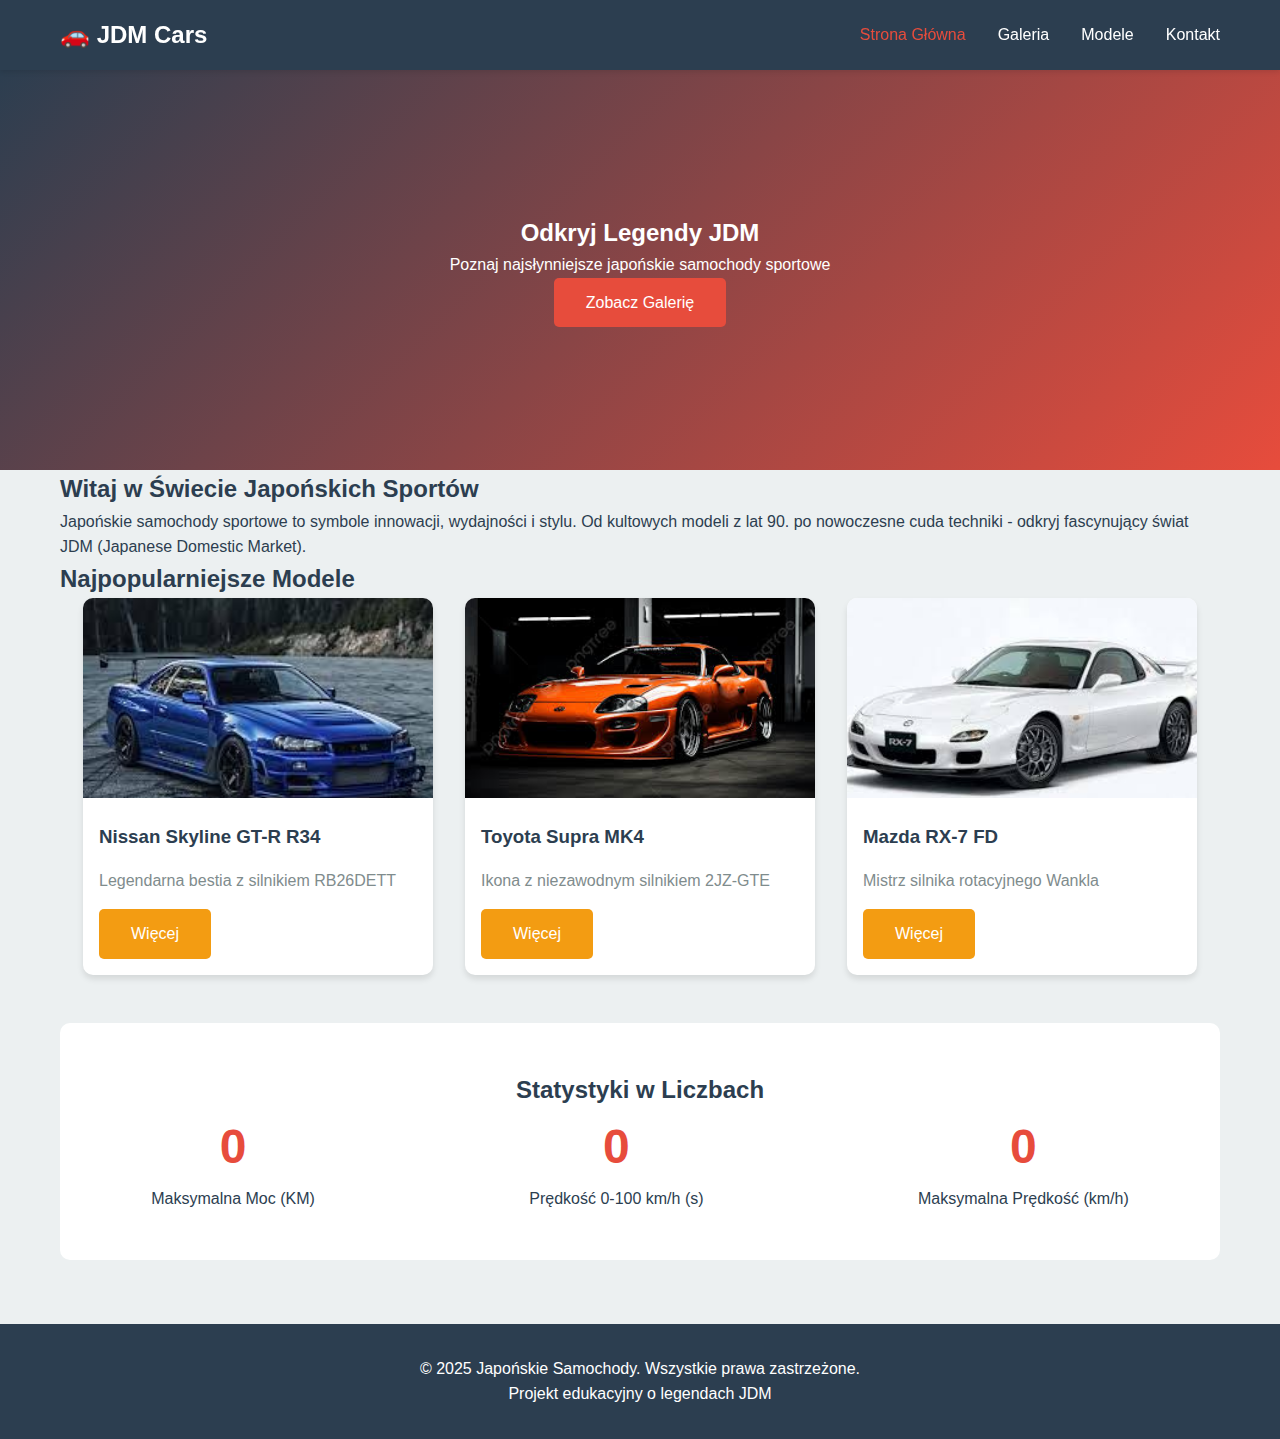
<file: index.html>
<!DOCTYPE html>
<html lang="pl">
  <head>
    <meta charset="UTF-8" />
    <meta name="viewport" content="width=device-width, initial-scale=1.0" />
    <title>Japońskie Samochody - Strona Główna</title>
    <link rel="stylesheet" href="styles/main.css" />
  </head>
  <body>
    <nav class="navbar">
      <div class="container">
        <h1 class="logo">🚗 JDM Cars</h1>
        <ul class="nav-menu" id="navMenu">
          <li><a href="index.html" class="active">Strona Główna</a></li>
          <li><a href="galeria.html">Galeria</a></li>
          <li><a href="modele.html">Modele</a></li>
          <li><a href="kontakt.html">Kontakt</a></li>
        </ul>
        <button class="hamburger" id="hamburger">
          <span></span>
          <span></span>
          <span></span>
        </button>
      </div>
    </nav>

    <header class="hero">
      <div class="hero-content">
        <h2 class="hero-title">Odkryj Legendy JDM</h2>
        <p class="hero-subtitle">
          Poznaj najsłynniejsze japońskie samochody sportowe
        </p>
        <a href="galeria.html" class="btn-primary">Zobacz Galerię</a>
      </div>
    </header>

    <main class="container">
      <section class="intro-section">
        <h2>Witaj w Świecie Japońskich Sportów</h2>
        <p>
          Japońskie samochody sportowe to symbole innowacji, wydajności i stylu.
          Od kultowych modeli z lat 90. po nowoczesne cuda techniki - odkryj
          fascynujący świat JDM (Japanese Domestic Market).
        </p>
      </section>

      <section class="featured-cars">
        <h2>Najpopularniejsze Modele</h2>
        <div class="cards-grid">
          <div class="car-card">
            <img
              src="nis.jpeg"
              alt="Nissan Skyline GT-R R34 srebrny sportowy samochód widok z przodu"
            />
            <h3>Nissan Skyline GT-R R34</h3>
            <p>Legendarna bestia z silnikiem RB26DETT</p>
            <a href="modele.html" class="btn-secondary">Więcej</a>
          </div>
          <div class="car-card">
            <img
              src="sup.jpeg"
              alt="Toyota Supra MK4 pomarańczowy sportowy samochód widok z boku"
            />
            <h3>Toyota Supra MK4</h3>
            <p>Ikona z niezawodnym silnikiem 2JZ-GTE</p>
            <a href="modele.html" class="btn-secondary">Więcej</a>
          </div>
          <div class="car-card">
            <img
              src="mazd.jpeg"
              alt="Mazda RX-7 FD czerwony sportowy samochód z silnikiem rotacyjnym"
            />
            <h3>Mazda RX-7 FD</h3>
            <p>Mistrz silnika rotacyjnego Wankla</p>
            <a href="modele.html" class="btn-secondary">Więcej</a>
          </div>
        </div>
      </section>

      <section class="stats-section">
        <h2>Statystyki w Liczbach</h2>
        <div class="stats-grid">
          <div class="stat-box">
            <span class="stat-number" data-target="280">0</span>
            <p>Maksymalna Moc (KM)</p>
          </div>
          <div class="stat-box">
            <span class="stat-number" data-target="100">0</span>
            <p>Prędkość 0-100 km/h (s)</p>
          </div>
          <div class="stat-box">
            <span class="stat-number" data-target="350">0</span>
            <p>Maksymalna Prędkość (km/h)</p>
          </div>
        </div>
      </section>
    </main>

    <footer class="footer">
      <div class="container">
        <p>&copy; 2025 Japońskie Samochody. Wszystkie prawa zastrzeżone.</p>
        <p>Projekt edukacyjny o legendach JDM</p>
      </div>
    </footer>

    <script src="scripts/main.js"></script>
  </body>
</html>
</file>
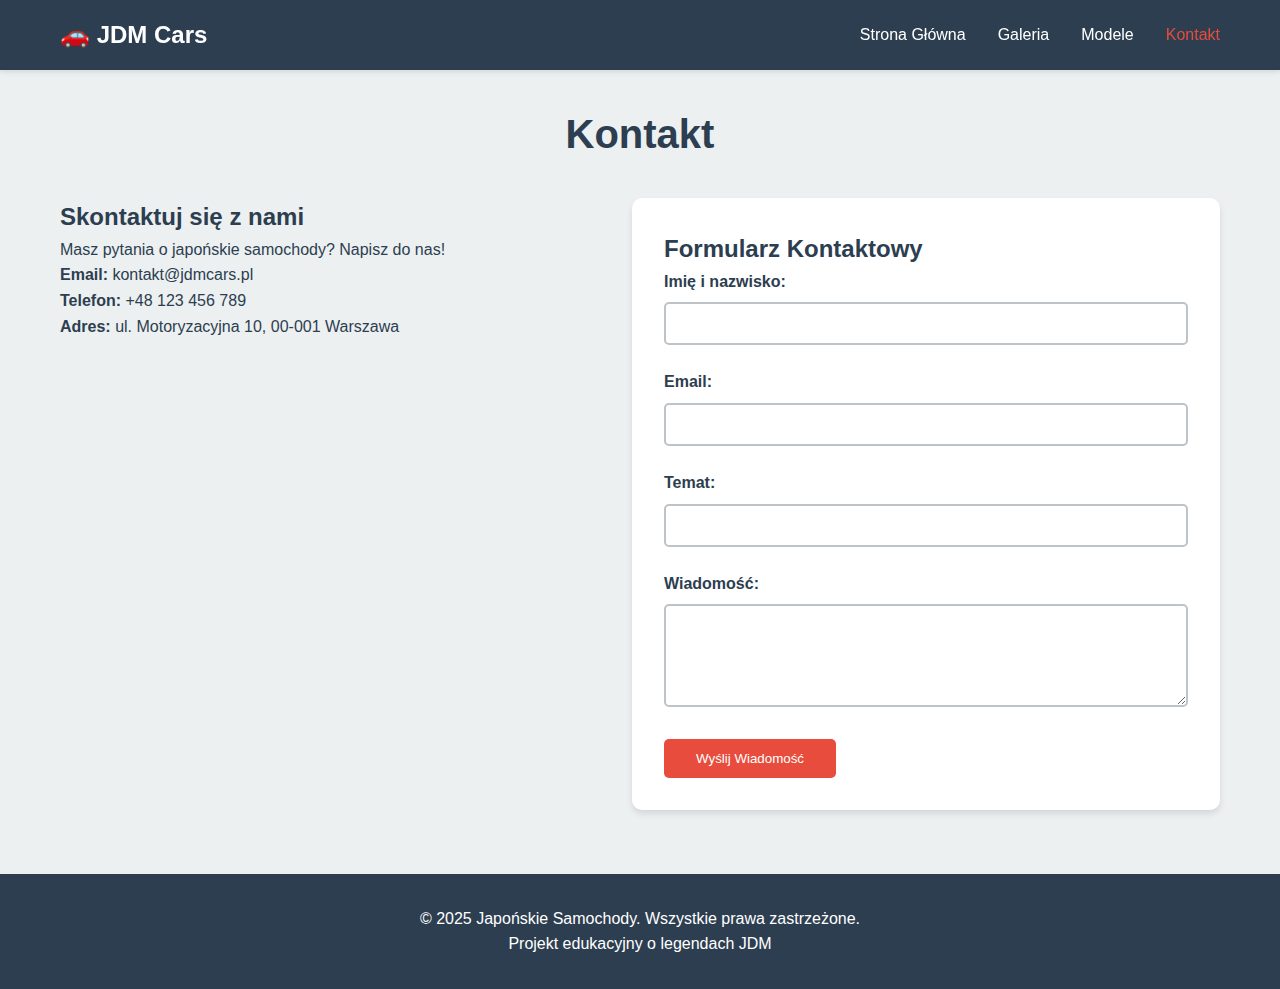
<file: kontakt.html>
<!DOCTYPE html>
<html lang="pl">
  <head>
    <meta charset="UTF-8" />
    <meta name="viewport" content="width=device-width, initial-scale=1.0" />
    <title>Kontakt - Japońskie Samochody</title>
    <link rel="stylesheet" href="styles/main.css" />
  </head>
  <body>
    <nav class="navbar">
      <div class="container">
        <h1 class="logo">🚗 JDM Cars</h1>
        <ul class="nav-menu" id="navMenu">
          <li><a href="index.html">Strona Główna</a></li>
          <li><a href="galeria.html">Galeria</a></li>
          <li><a href="modele.html">Modele</a></li>
          <li><a href="kontakt.html" class="active">Kontakt</a></li>
        </ul>
        <button class="hamburger" id="hamburger">
          <span></span>
          <span></span>
          <span></span>
        </button>
      </div>
    </nav>

    <main class="container">
      <h1 class="page-title">Kontakt</h1>

      <div class="contact-content">
        <div class="contact-info">
          <h2>Skontaktuj się z nami</h2>
          <p>Masz pytania o japońskie samochody? Napisz do nas!</p>

          <div class="info-item">
            <strong>Email:</strong> kontakt@jdmcars.pl
          </div>
          <div class="info-item"><strong>Telefon:</strong> +48 123 456 789</div>
          <div class="info-item">
            <strong>Adres:</strong> ul. Motoryzacyjna 10, 00-001 Warszawa
          </div>
        </div>

        <div class="contact-form-container">
          <h2>Formularz Kontaktowy</h2>
          <form id="contactForm" class="contact-form">
            <div class="form-group">
              <label for="name">Imię i nazwisko:</label>
              <input type="text" id="name" name="name" required />
            </div>
            <div class="form-group">
              <label for="email">Email:</label>
              <input type="email" id="email" name="email" required />
            </div>
            <div class="form-group">
              <label for="subject">Temat:</label>
              <input type="text" id="subject" name="subject" required />
            </div>
            <div class="form-group">
              <label for="message">Wiadomość:</label>
              <textarea
                id="message"
                name="message"
                rows="5"
                required
              ></textarea>
            </div>
            <button type="submit" class="btn-primary">Wyślij Wiadomość</button>
          </form>
          <div id="formMessage" class="form-message hidden"></div>
        </div>
      </div>
    </main>

    <footer class="footer">
      <div class="container">
        <p>&copy; 2025 Japońskie Samochody. Wszystkie prawa zastrzeżone.</p>
        <p>Projekt edukacyjny o legendach JDM</p>
      </div>
    </footer>

    <script src="scripts/main.js"></script>
    <script src="scripts/contact.js"></script>
  </body>
</html>
</file>
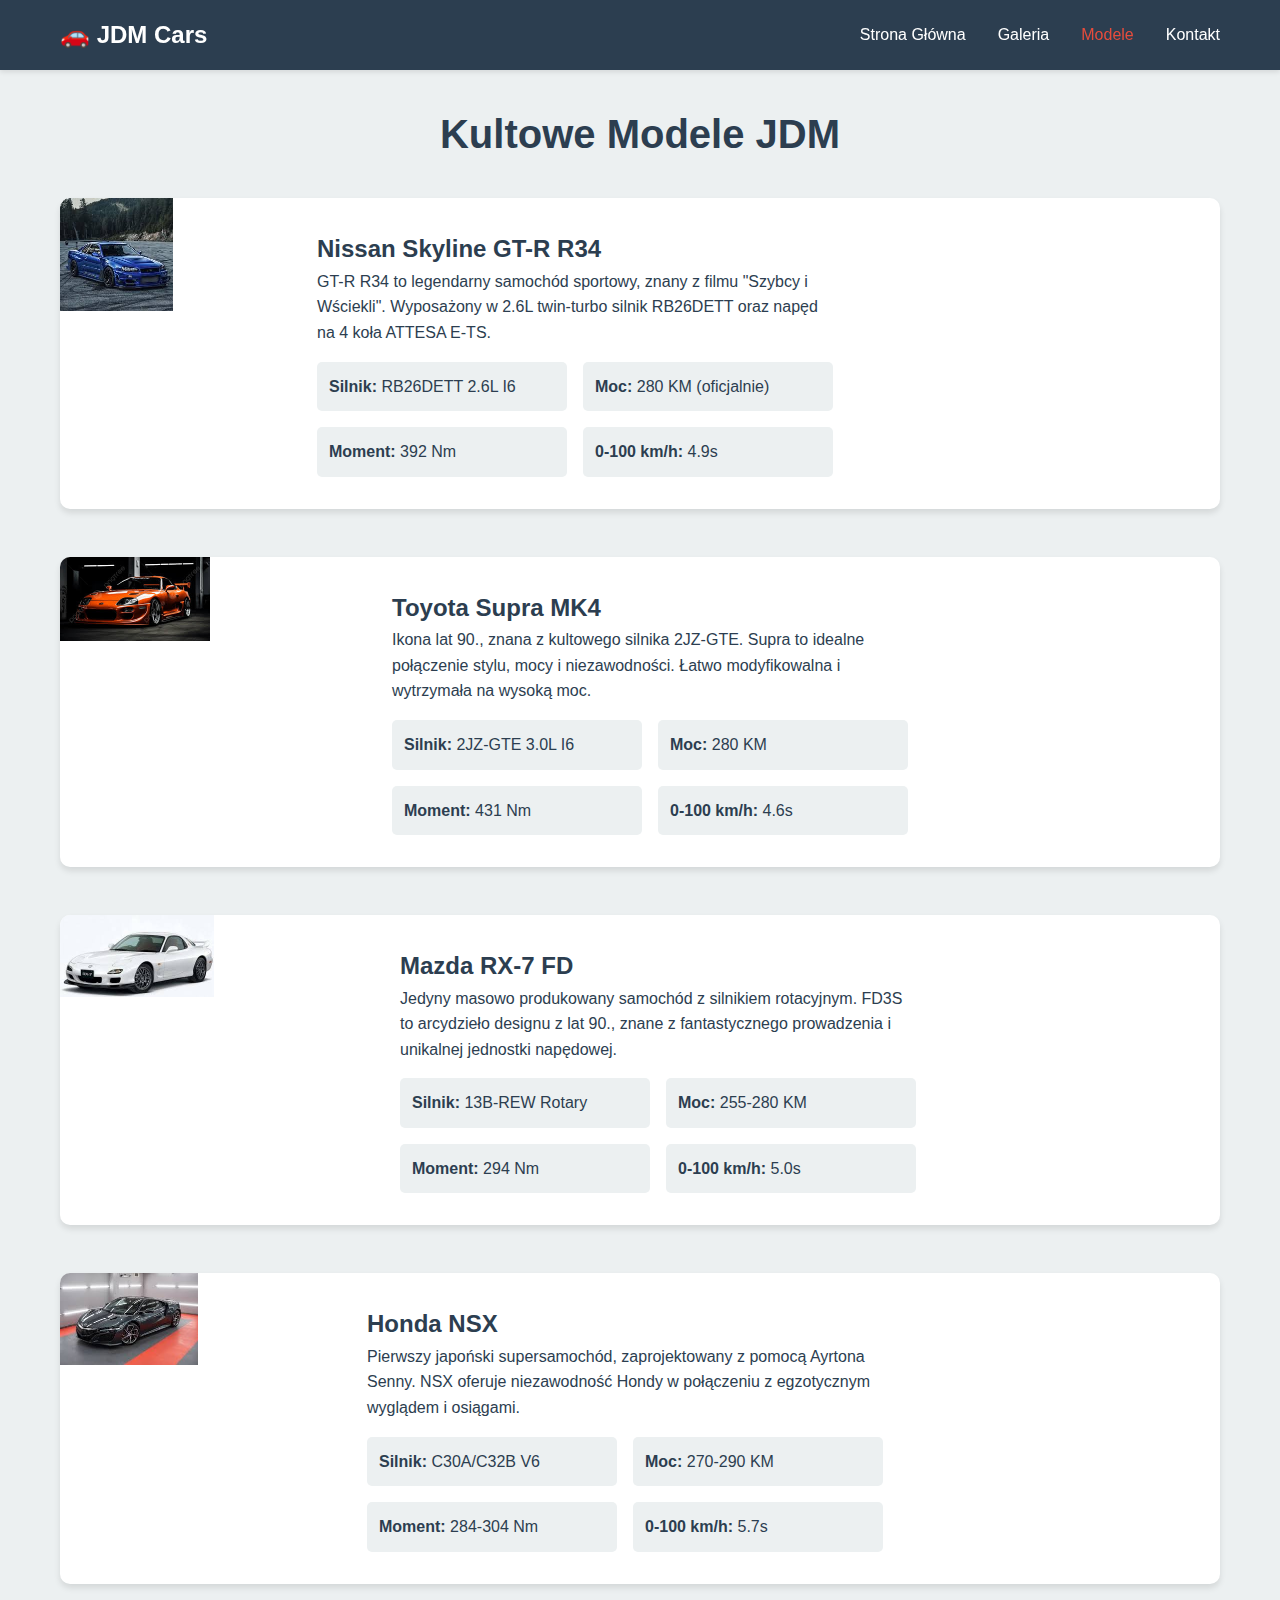
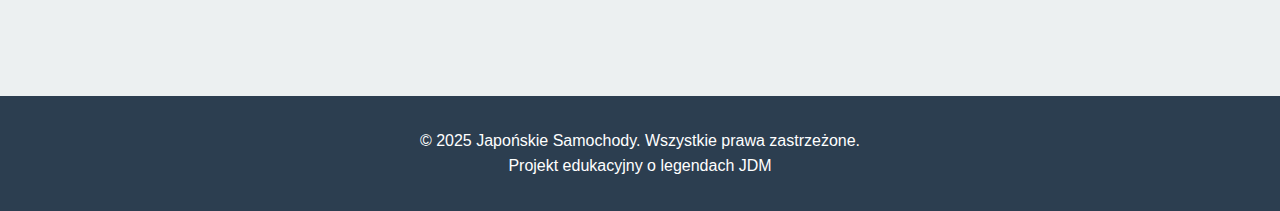
<file: modele.html>
<!DOCTYPE html>
<html lang="pl">
  <head>
    <meta charset="UTF-8" />
    <meta name="viewport" content="width=device-width, initial-scale=1.0" />
    <title>Modele - Japońskie Samochody</title>
    <link rel="stylesheet" href="styles/main.css" />
  </head>
  <body>
    <nav class="navbar">
      <div class="container">
        <h1 class="logo">🚗 JDM Cars</h1>
        <ul class="nav-menu" id="navMenu">
          <li><a href="index.html">Strona Główna</a></li>
          <li><a href="galeria.html">Galeria</a></li>
          <li><a href="modele.html" class="active">Modele</a></li>
          <li><a href="kontakt.html">Kontakt</a></li>
        </ul>
        <button class="hamburger" id="hamburger">
          <span></span>
          <span></span>
          <span></span>
        </button>
      </div>
    </nav>

    <main class="container">
      <h1 class="page-title">Kultowe Modele JDM</h1>

      <div class="models-list">
        <article class="model-card">
          <div class="model-image">
            <img
              src="nis.jpeg"
              alt="Nissan Skyline GT-R R34 niebieski perłowy widok z przodu"
            />
          </div>
          <div class="model-info">
            <h2>Nissan Skyline GT-R R34</h2>
            <p class="model-description">
              GT-R R34 to legendarny samochód sportowy, znany z filmu "Szybcy i
              Wściekli". Wyposażony w 2.6L twin-turbo silnik RB26DETT oraz napęd
              na 4 koła ATTESA E-TS.
            </p>
            <div class="specs-grid">
              <div class="spec-item">
                <strong>Silnik:</strong> RB26DETT 2.6L I6
              </div>
              <div class="spec-item">
                <strong>Moc:</strong> 280 KM (oficjalnie)
              </div>
              <div class="spec-item"><strong>Moment:</strong> 392 Nm</div>
              <div class="spec-item"><strong>0-100 km/h:</strong> 4.9s</div>
            </div>
          </div>
        </article>

        <article class="model-card">
          <div class="model-image">
            <img
              src="sup.jpeg"
              alt="Toyota Supra MK4 pomarańczowa o zachodzie profil"
            />
          </div>
          <div class="model-info">
            <h2>Toyota Supra MK4</h2>
            <p class="model-description">
              Ikona lat 90., znana z kultowego silnika 2JZ-GTE. Supra to idealne
              połączenie stylu, mocy i niezawodności. Łatwo modyfikowalna i
              wytrzymała na wysoką moc.
            </p>
            <div class="specs-grid">
              <div class="spec-item">
                <strong>Silnik:</strong> 2JZ-GTE 3.0L I6
              </div>
              <div class="spec-item"><strong>Moc:</strong> 280 KM</div>
              <div class="spec-item"><strong>Moment:</strong> 431 Nm</div>
              <div class="spec-item"><strong>0-100 km/h:</strong> 4.6s</div>
            </div>
          </div>
        </article>

        <article class="model-card">
          <div class="model-image">
            <img
              src="mazd.jpeg"
              alt="Mazda RX-7 FD czerwona z silnikiem rotacyjnym z boku"
            />
          </div>
          <div class="model-info">
            <h2>Mazda RX-7 FD</h2>
            <p class="model-description">
              Jedyny masowo produkowany samochód z silnikiem rotacyjnym. FD3S to
              arcydzieło designu z lat 90., znane z fantastycznego prowadzenia i
              unikalnej jednostki napędowej.
            </p>
            <div class="specs-grid">
              <div class="spec-item">
                <strong>Silnik:</strong> 13B-REW Rotary
              </div>
              <div class="spec-item"><strong>Moc:</strong> 255-280 KM</div>
              <div class="spec-item"><strong>Moment:</strong> 294 Nm</div>
              <div class="spec-item"><strong>0-100 km/h:</strong> 5.0s</div>
            </div>
          </div>
        </article>

        <article class="model-card">
          <div class="model-image">
            <img
              src="nsx.jpeg"
              alt="Honda NSX NA1 czarna supersamochód przód"
            />
          </div>
          <div class="model-info">
            <h2>Honda NSX</h2>
            <p class="model-description">
              Pierwszy japoński supersamochód, zaprojektowany z pomocą Ayrtona
              Senny. NSX oferuje niezawodność Hondy w połączeniu z egzotycznym
              wyglądem i osiągami.
            </p>
            <div class="specs-grid">
              <div class="spec-item"><strong>Silnik:</strong> C30A/C32B V6</div>
              <div class="spec-item"><strong>Moc:</strong> 270-290 KM</div>
              <div class="spec-item"><strong>Moment:</strong> 284-304 Nm</div>
              <div class="spec-item"><strong>0-100 km/h:</strong> 5.7s</div>
            </div>
          </div>
        </article>
      </div>
    </main>

    <footer class="footer">
      <div class="container">
        <p>&copy; 2025 Japońskie Samochody. Wszystkie prawa zastrzeżone.</p>
        <p>Projekt edukacyjny o legendach JDM</p>
      </div>
    </footer>

    <script src="scripts/main.js"></script>
  </body>
</html>
</file>
<file: styles/main.css>
* {
  margin: 0;
  padding: 0;
  box-sizing: border-box;
}

body {
  font-family: "Segoe UI", Tahoma, sans-serif;
  background-color: #ecf0f1;
  color: #2c3e50;
  line-height: 1.6;
}

.container {
  max-width: 1200px;
  margin: 0 auto;
  padding: 0 20px;
}

.page-title {
  text-align: center;
  font-size: 2.5rem;
  margin: 2rem 0;
}

.hidden {
  display: none !important;
}

.navbar {
  background-color: #2c3e50;
  padding: 1rem 0;
  position: sticky;
  top: 0;
  z-index: 1000;
  box-shadow: 0 2px 5px rgba(0, 0, 0, 0.1);
}
.navbar .container {
  display: flex;
  justify-content: space-between;
  align-items: center;
}
.navbar .logo {
  color: #ffffff;
  font-size: 1.5rem;
  font-weight: bold;
}
.navbar .nav-menu {
  display: flex;
  list-style: none;
  gap: 2rem;
}
.navbar .nav-menu a {
  color: #ffffff;
  text-decoration: none;
  transition: 0.3s;
}
.navbar .nav-menu a:hover, .navbar .nav-menu a.active {
  color: #e74c3c;
}
.navbar .hamburger {
  display: none;
  background: none;
  border: none;
  cursor: pointer;
  flex-direction: column;
  gap: 4px;
}
.navbar .hamburger span {
  width: 25px;
  height: 3px;
  background-color: #ffffff;
  transition: 0.3s;
}
@media (max-width: 768px) {
  .navbar .hamburger {
    display: flex;
  }
  .navbar .hamburger.active span:nth-child(1) {
    transform: rotate(45deg) translate(5px, 5px);
  }
  .navbar .hamburger.active span:nth-child(2) {
    opacity: 0;
  }
  .navbar .hamburger.active span:nth-child(3) {
    transform: rotate(-45deg) translate(7px, -6px);
  }
  .navbar .nav-menu {
    position: fixed;
    left: -100%;
    top: 70px;
    width: 100%;
    flex-direction: column;
    background-color: #2c3e50;
    text-align: center;
    padding: 2rem;
    transition: 0.3s;
  }
  .navbar .nav-menu.active {
    left: 0;
  }
}

.hero {
  background: linear-gradient(135deg, #2c3e50, #e74c3c);
  color: #ffffff;
  padding: 4rem 2rem;
  text-align: center;
  min-height: 400px;
  display: flex;
  align-items: center;
  justify-content: center;
}
.hero h1 {
  font-size: 3rem;
  margin-bottom: 1rem;
}
@media (max-width: 768px) {
  .hero h1 {
    font-size: 2rem;
  }
}

.btn-secondary, .btn-primary {
  padding: 0.75rem 2rem;
  border-radius: 5px;
  text-decoration: none;
  display: inline-block;
  cursor: pointer;
  transition: 0.3s;
  color: #ffffff;
  border: none;
}

.btn-primary {
  background-color: #e74c3c;
}
.btn-primary:hover {
  background-color: #c0392b;
  transform: translateY(-2px);
}

.btn-secondary {
  background-color: #f39c12;
}
.btn-secondary:hover {
  filter: brightness(90%);
}

.filter-buttons {
  display: flex;
  justify-content: center;
  gap: 1rem;
  margin-bottom: 2rem;
  flex-wrap: wrap;
}

.filter-btn {
  padding: 0.5rem 1.5rem;
  background: #ffffff;
  border: 2px solid #2c3e50;
  border-radius: 5px;
  cursor: pointer;
  transition: 0.3s;
}
.filter-btn:hover, .filter-btn.active {
  background: #2c3e50;
  color: #ffffff;
}

.cards-grid {
  display: flex;
  flex-wrap: wrap;
  gap: 2rem;
  justify-content: center;
}

.car-card {
  background: #ffffff;
  border-radius: 10px;
  box-shadow: 0 4px 6px rgba(0, 0, 0, 0.1);
  overflow: hidden;
  flex: 1;
  min-width: 280px;
  max-width: 350px;
  transition: 0.3s;
}
.car-card:hover {
  transform: translateY(-10px);
}
.car-card img {
  width: 100%;
  height: 200px;
  -o-object-fit: cover;
     object-fit: cover;
}
.car-card h3 {
  padding: 1rem;
}
.car-card p {
  padding: 0 1rem 1rem;
  color: #7f8c8d;
}
.car-card .btn-secondary {
  margin: 0 1rem 1rem;
}

.gallery-grid {
  display: grid;
  grid-template-columns: repeat(auto-fill, minmax(300px, 1fr));
  gap: 2rem;
  padding: 2rem 0;
}

.gallery-item {
  position: relative;
  border-radius: 10px;
  overflow: hidden;
  cursor: pointer;
}
.gallery-item img {
  width: 100%;
  height: 250px;
  -o-object-fit: cover;
     object-fit: cover;
  display: block;
  transition: 0.3s;
}
.gallery-item:hover img {
  transform: scale(1.05);
}

.stats-section {
  background: #ffffff;
  padding: 3rem 0;
  margin: 3rem 0;
  border-radius: 10px;
  text-align: center;
}

.stats-grid {
  display: flex;
  justify-content: space-around;
  flex-wrap: wrap;
  gap: 2rem;
}

.stat-box .stat-number {
  font-size: 3rem;
  font-weight: bold;
  color: #e74c3c;
  display: block;
}

.models-list {
  display: flex;
  flex-direction: column;
  gap: 3rem;
  padding-bottom: 3rem;
}

.model-card {
  display: flex;
  background: #ffffff;
  border-radius: 10px;
  overflow: hidden;
  box-shadow: 0 4px 6px rgba(0, 0, 0, 0.1);
}
@media (max-width: 768px) {
  .model-card {
    flex-direction: column;
  }
}
.model-card img {
  width: 50%;
  -o-object-fit: cover;
     object-fit: cover;
}
@media (max-width: 768px) {
  .model-card img {
    width: 100%;
  }
}
.model-card .model-info {
  padding: 2rem;
  width: 50%;
}
@media (max-width: 768px) {
  .model-card .model-info {
    width: 100%;
  }
}

.specs-grid {
  display: grid;
  grid-template-columns: 1fr 1fr;
  gap: 1rem;
  margin-top: 1rem;
}
@media (max-width: 768px) {
  .specs-grid {
    grid-template-columns: 1fr;
  }
}
.specs-grid .spec-item {
  background: #ecf0f1;
  padding: 0.75rem;
  border-radius: 5px;
}

.contact-content {
  display: flex;
  gap: 3rem;
  flex-wrap: wrap;
}
@media (max-width: 768px) {
  .contact-content {
    flex-direction: column;
  }
}

.contact-info,
.contact-form-container {
  flex: 1;
  min-width: 300px;
}

.contact-form-container {
  background: #ffffff;
  padding: 2rem;
  border-radius: 10px;
  box-shadow: 0 4px 6px rgba(0, 0, 0, 0.1);
}

.form-group {
  margin-bottom: 1.5rem;
}
.form-group label {
  display: block;
  margin-bottom: 0.5rem;
  font-weight: bold;
}
.form-group input,
.form-group textarea {
  width: 100%;
  padding: 0.75rem;
  border: 2px solid #bdc3c7;
  border-radius: 5px;
  font-family: inherit;
}
.form-group input:focus,
.form-group textarea:focus {
  outline: none;
  border-color: #e74c3c;
}

.form-message {
  padding: 1rem;
  margin-top: 1rem;
  border-radius: 5px;
  text-align: center;
}
.form-message.success {
  background: #d4edda;
  color: #155724;
}
.form-message.error {
  background: #f8d7da;
  color: #721c24;
}

.footer {
  background-color: #2c3e50;
  color: #ffffff;
  padding: 2rem 0;
  text-align: center;
  margin-top: 4rem;
}/*# sourceMappingURL=main.css.map */
</file>
